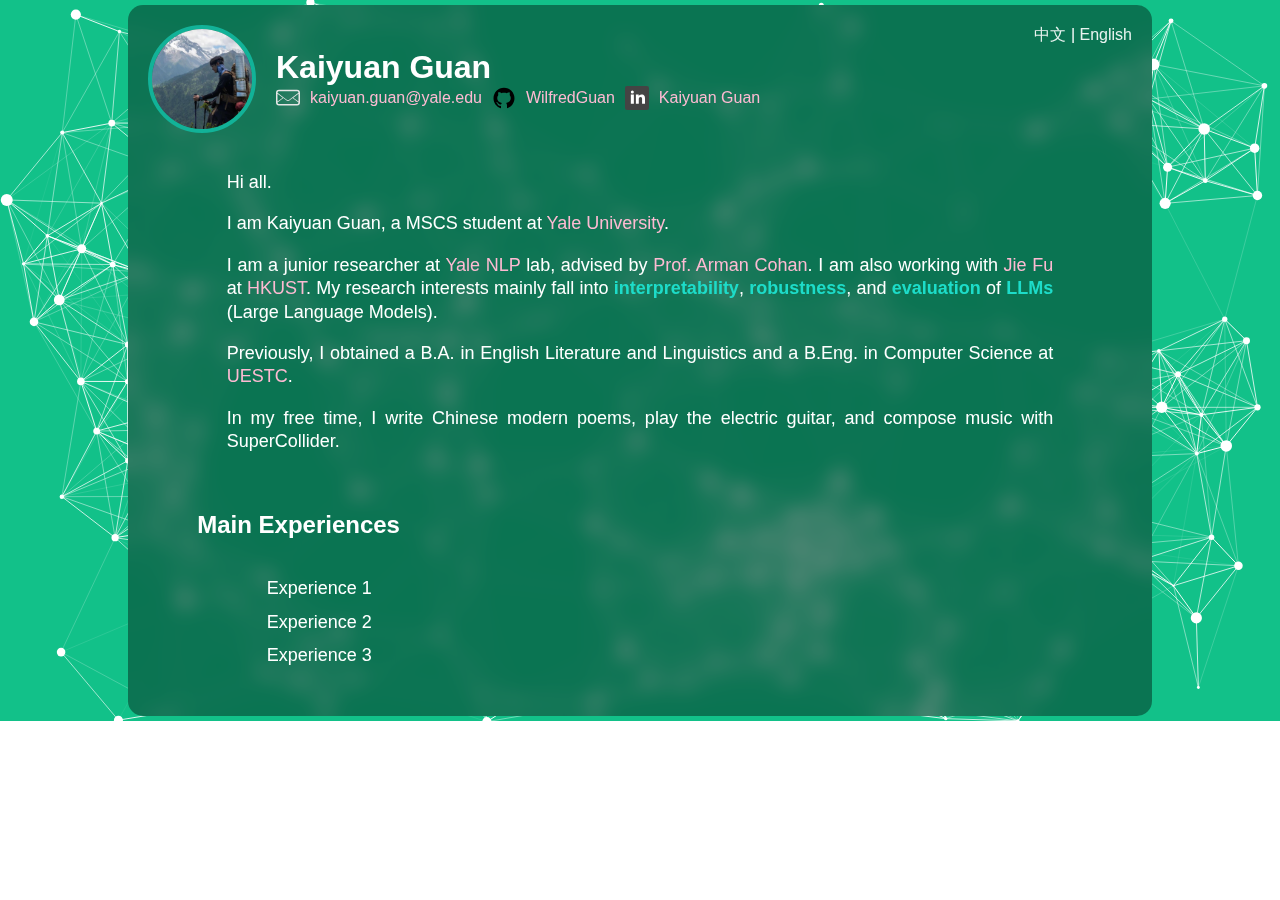
<file: index.html>
<!DOCTYPE html>
<html lang="en">

<head>
    <meta charset="UTF-8">
    <meta name="viewport" content="width=device-width, initial-scale=1.0">
    <link rel="stylesheet" href="css/main_style.css">
    <title>Profile Page</title>
</head>

<body>
    <canvas id="canvas"></canvas>
    <div class="glass-panel">

        <div class="language-switcher">
            <a href="index_zh.html">中文</a> | <a href="index.html">English</a>
        </div>

        <div class="profile-header">
            <img src="image/my_image.jpg" alt="Kaiyuan Guan" class="profile-picture">
            <div class="profile-info">
                <h1 class="profile-name">Kaiyuan Guan</h1>
                <div class="contact-info">
                    <div class="email">
                        <img src="image/mail.svg" alt="Email Logo" class="logo">
                        <a href="mailto:kaiyuan.guan@yale.edu">kaiyuan.guan@yale.edu</a>
                    </div>
                    <div class="github">
                        <img src="image/github-fill.svg" alt="GitHub Logo" class="logo">
                        <a href="https://github.com/WilfredGuan" target="_blank">WilfredGuan</a>
                    </div>
                    <div class="linkedin">
                        <img src="image/linkedin.svg" alt="LinkedIn Logo" class="logo">
                        <a href="https://www.linkedin.com/in/g-wilfred/" target="_blank">Kaiyuan
                            Guan</a>
                    </div>
                </div>
            </div>
        </div>

        <div class="description">
            <p>Hi all. </p>

            <p>I am Kaiyuan Guan, a MSCS student at <a href="https://www.yale.edu/" target="_blank">Yale University</a>.
            </p>

            <p>I am a junior researcher at <a href="https://yale-nlp.github.io/" target="_blank">Yale NLP</a> lab,
                advised
                by <a href="https://armancohan.com/" target="_blank">Prof. Arman Cohan</a>.
                I am also working with <a href="https://bigaidream.github.io/">Jie Fu</a> at <a
                    href="https://hkust.edu.hk/">HKUST</a>.
                My research interests mainly fall into <b>interpretability</b>, <b>robustness</b>, and
                <b>evaluation</b> of <b>LLMs</b> (Large Language Models).
            </p>

            <p>Previously, I obtained a B.A. in English Literature and Linguistics and a B.Eng. in Computer Science at
                <a href="https://en.uestc.edu.cn/">UESTC</a>.
            </p>

            <p>In my free time, I write Chinese modern poems, play the electric guitar, and compose music with
                SuperCollider.
            </p>
        </div>

        <h2>Main Experiences</h2>
        <ul class="experiences">
            <li>Experience 1</li>
            <li>Experience 2</li>
            <li>Experience 3</li>
        </ul>
    </div>
    <script src="js/main_script.js"></script>
</body>

</html>
</file>
<file: css/main_style.css>
body,
canvas {
    margin: 0;
    overflow-y: visible;
    overflow-x: hidden;
    height: auto;

    /* 根据实际script.js效果调整背景色 */
    position: relative;
    font-family: Arial, Helvetica, sans-serif;
    z-index: -1;
}

canvas {
    display: block;
    position: absolute;
    top: 0;
    left: 0;
    bottom: 0;
    z-index: 0;
    background-color: rgb(18, 193, 137);
    /* 确保canvas在最底层 */
}

.language-switcher {
    position: absolute;
    top: 20px;
    right: 20px;
    z-index: 3;
    /* 保证语言切换链接在最上层 */
}

.language-switcher a {
    color: rgba(255, 255, 255, 0.907);
    /* 在深色背景上更清晰 */
    text-decoration: none;
    font-size: 16px;
}

.glass-panel {
    display: flex;
    flex-direction: column;
    /* 垂直布局 */
    background: rgba(0, 0, 0, 0.4);
    /* 轻磨砂效果 */
    backdrop-filter: blur(10px);
    border-radius: 15px;
    padding: 20px;
    box-sizing: border-box;
    z-index: 2;
    position: relative;
    top: 5px;
    /* 顶格 */
    left: 0;
    /* 左对齐 */
    right: 0;
    /* 右对齐 */
    bottom: 5px;
    /* 底格 */
    margin: auto;
    /* 自动居中 */
    width: 80%;
    /* 自动宽度 */
    max-width: none;
    /* 移除最大宽度限制 */
    height: auto;
    /* 自动高度 */
    justify-content: center;
    /* 子项居中 */
    align-items: flex-start;
    /* 子项居中 */
    text-align: left;
    /* 文字居中 */
    color: white;
    /* 文字颜色为白色 */
}

.profile-picture,
h1,
.description,
.experiences {
    z-index: 2;
    /* 内容在canvas之上 */
}

h2 {
    margin-left: 5%;
    margin-right: 5%;
    /* 与上方内容的间距 */
}

.description p,
.experiences {
    margin-left: 8%;
    margin-right: 8%;
    font-size: 18px;
    line-height: 1.3;
}

.profile-picture {
    width: 100px;
    /* 根据需要调整大小 */
    height: 100px;
    /* 保持宽高一致，形成圆形头像 */
    object-fit: cover;
    /* 确保图片不失真 */
    border-radius: 50%;
    /* 形成圆形 */
    margin-right: 20px;
    /* 图片和姓名之间的间距 */
    border: 4px solid #12b298;
    /* 薄荷绿边框，保持不变 */
}

.profile-header {
    display: flex;
    align-items: center;
    /* 确保图片和文本垂直居中对齐 */
    margin-bottom: 20px;
    /* 与下方正文内容的间距 */
}

.profile-info h1,
.profile-info p {
    margin: 0;
    /* 移除默认的margin */
}

.contact-info {
    display: flex;
    align-items: center;
    gap: 10px;
    /* 根据实际情况调整间距 */
}

.email,
.github,
.linkedin {
    display: flex;
    align-items: center;
}


.logo {
    width: 24px;
    height: 24px;
    margin-right: 10px;
    /* 在图标和文本之间添加一些间隙 */
}

h1,
.description {
    margin-bottom: 20px;
}

.experiences li {
    list-style-type: none;
    /* 去除列表标记 */
    margin-bottom: 10px;
    /* 列表项间距 */
}

.description,
.experiences {
    text-align: justify;
}

a {
    color: #fdbad2;
    /* 超链接颜色 */
    text-decoration: none;
    /* 取消下划线 */
}

a:hover {
    color: #ffffff;
    /* 鼠标悬停时的颜色，使用更深的薄荷绿 */
    text-decoration: underline;
    /* 悬停时添加下划线，增加可识别度 */
}

b {
    color: #1ddcc9;
    /* color: #1ddcc9 */
    /* 超链接颜色 */
    text-decoration: none;
    /* 取消下划线 */
}

@media (max-width: 800px) {
    .glass-panel {
        padding: 10px;
    }

    .language-switcher a {
        font-size: 14px;
    }

    .profile-picture {
        margin-bottom: 15px;
    }

    .profile-name {
        font-size: 25px;
    }

    .profile-info h1,
    .profile-info p {
        line-height: 1.5;
    }

    .profile-header {
        display: flex;
        flex-direction: column;
        /* 在较窄屏幕上垂直排列 */
        align-items: flex-start;
        /* 在较窄屏幕上左对齐 */
        margin-top: 5%;
        margin-left: 8%;
    }

    .contact-info {
        display: flex;
        flex-direction: column;
        /* 在较窄屏幕上垂直排列 */
        align-items: flex-start;
        /* 在较窄屏幕上左对齐 */
    }
}
</file>
